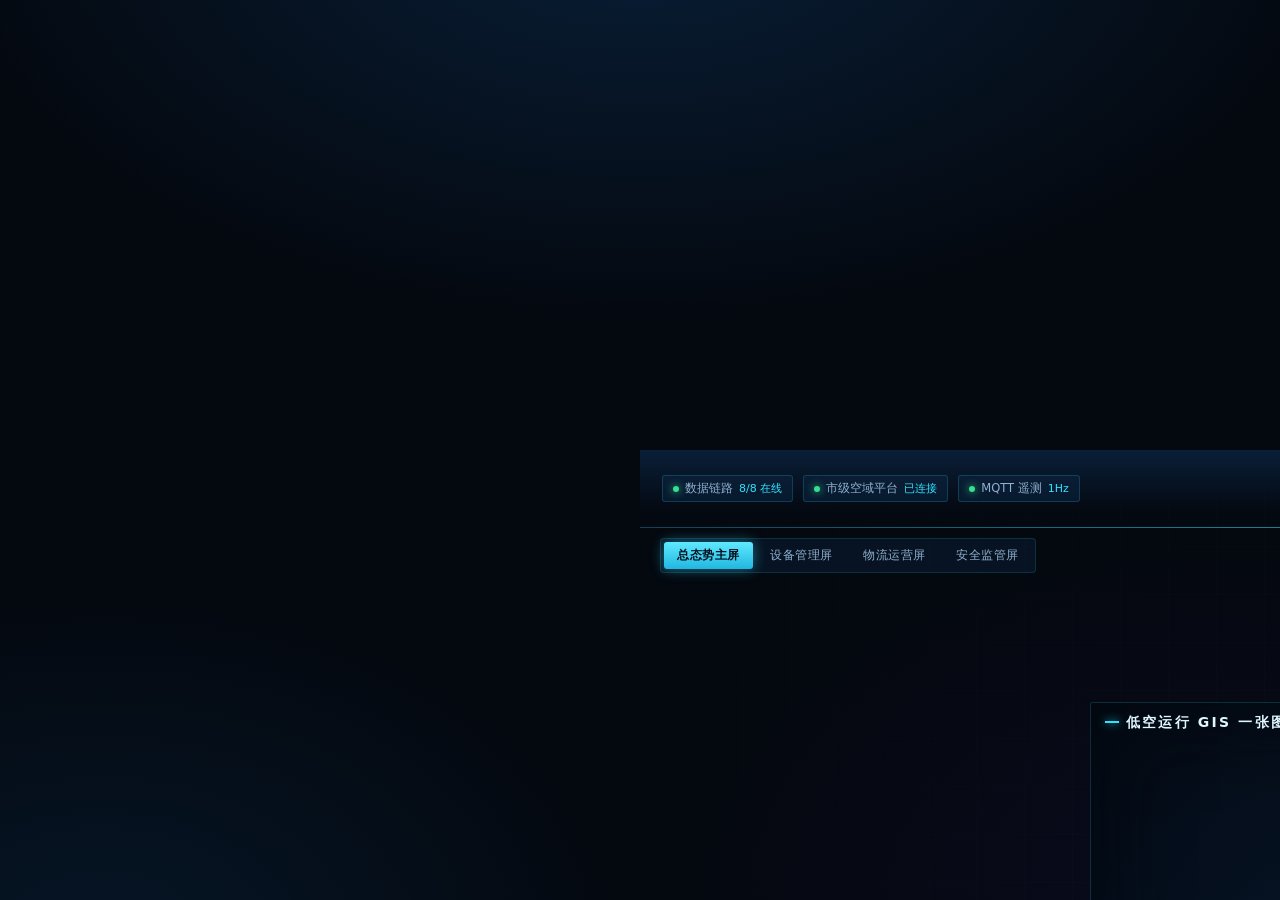
<file: index.html>
<!DOCTYPE html>
<html lang="zh-CN">
<head>
<meta charset="UTF-8">
<meta name="viewport" content="width=device-width, initial-scale=1">
<title>大冶市低空经济综合运行服务平台 · 大屏预览</title>
<meta http-equiv="refresh" content="1.2; url=./lowaltitude-dashboard/">
<style>
  :root{color-scheme:dark}
  *{box-sizing:border-box}
  body{margin:0;min-height:100vh;display:flex;align-items:center;justify-content:center;
    background:radial-gradient(ellipse at 50% 40%,#0a2038,#040a13 70%);
    font-family:system-ui,-apple-system,"PingFang SC","Microsoft YaHei",sans-serif;color:#cfe6f7}
  .box{text-align:center;padding:40px 48px;border:1px solid rgba(47,227,255,.22);border-radius:6px;
    background:linear-gradient(180deg,rgba(10,30,52,.9),rgba(5,16,29,.9));box-shadow:0 20px 60px rgba(0,0,0,.6)}
  h1{margin:0 0 6px;font-size:20px;letter-spacing:2px;font-weight:600;color:#e2f6ff}
  p{margin:0 0 22px;font-size:12px;letter-spacing:1px;color:#6f8ca8}
  .links{display:flex;gap:12px;justify-content:center;flex-wrap:wrap}
  a{display:inline-block;padding:9px 18px;border-radius:4px;font-size:12.5px;text-decoration:none;
    color:#04121f;background:linear-gradient(180deg,#5ee9ff,#22b7e0);box-shadow:0 0 20px rgba(47,227,255,.35)}
  a.ghost{color:#9fe8ff;background:transparent;border:1px solid rgba(47,227,255,.35);box-shadow:none}
  .tip{margin-top:18px;font-size:11px;color:#4d6b86;letter-spacing:.5px}
</style>
</head>
<body>
  <div class="box">
    <h1>大冶市低空经济综合运行服务平台</h1>
    <p>LOW-ALTITUDE ECONOMY OPERATION CENTER · DEMO</p>
    <div class="links">
      <a href="./lowaltitude-dashboard/">进入大屏演示</a>
      <a class="ghost" href="./大屏演示/大冶低空经济总态势大屏.html">单文件版</a>
    </div>
    <div class="tip">建议全屏浏览（F11），设计稿 1920×1080，自动等比缩放</div>
  </div>
</body>
</html>
</file>
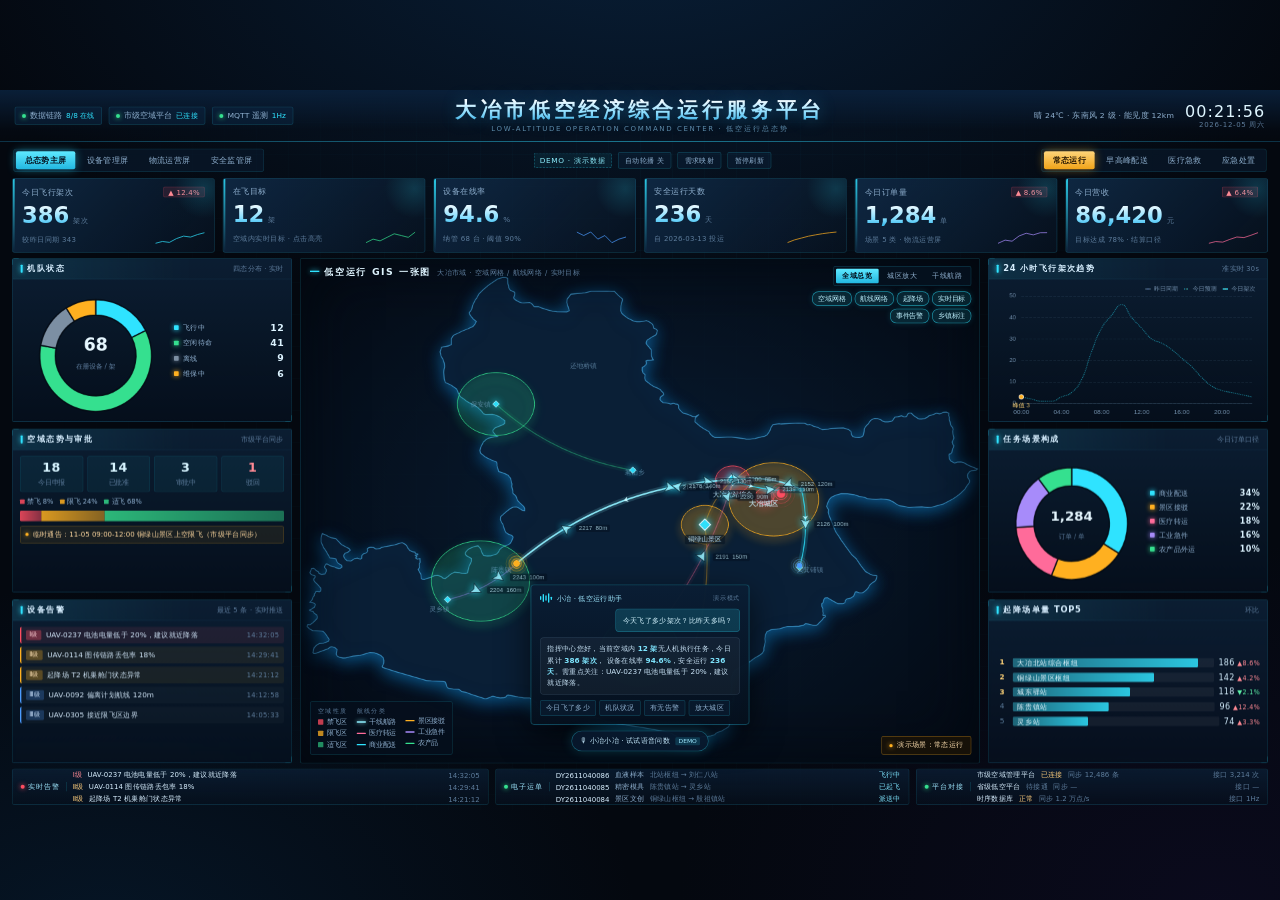
<file: lowaltitude-dashboard/index.html>
<!DOCTYPE html>
<html lang="zh-CN">
<head>
<meta charset="utf-8">
<meta name="viewport" content="width=device-width,initial-scale=1">
<title>大冶市低空经济综合运行服务平台 · 低空运行总态势（演示）</title>
<link rel="stylesheet" href="styles.css">
</head>
<body>
<div id="viewport">
  <div id="stage">
    <div class="bg-grid"></div>

    <!-- ============ 顶部标题栏 ============ -->
    <header class="topbar">
      <div class="top-left">
        <div class="link-status"><span class="dot" id="chainDot"></span>数据链路<em id="chainTxt">8/8 在线</em></div>
        <div class="link-status"><span class="dot"></span>市级空域平台<em>已连接</em></div>
        <div class="link-status"><span class="dot"></span>MQTT 遥测<em>1Hz</em></div>
      </div>
      <div class="title-wrap">
        <h1>大冶市低空经济综合运行服务平台</h1>
        <p>LOW-ALTITUDE OPERATION COMMAND CENTER · 低空运行总态势</p>
      </div>
      <div class="top-right">
        <div class="weather">晴 24℃ · 东南风 2 级 · 能见度 12km</div>
        <div class="clock">
          <span class="num" id="clockTime">--:--:--</span>
          <span id="clockDate">----年--月--日</span>
        </div>
      </div>
    </header>

    <!-- ============ 控制条 ============ -->
    <div class="controlbar">
      <div class="seg" id="viewTabs">
        <button data-view="overview" class="on">总态势主屏</button>
        <button data-view="device">设备管理屏</button>
        <button data-view="logistics">物流运营屏</button>
        <button data-view="safety">安全监管屏</button>
      </div>
      <div class="cb-mid">
        <span class="demo-badge">DEMO · 演示数据</span>
        <button class="chip-btn" id="btnAuto">自动轮播 关</button>
        <button class="chip-btn" id="btnMapping">需求映射</button>
        <button class="chip-btn" id="btnPause">暂停刷新</button>
      </div>
      <div class="seg scene" id="sceneTabs">
        <button data-scene="normal" class="on">常态运行</button>
        <button data-scene="peak">早高峰配送</button>
        <button data-scene="medical">医疗急救</button>
        <button data-scene="emergency">应急处置</button>
      </div>
    </div>

    <!-- ============ KPI 指标带 ============ -->
    <section class="kpis" id="kpis"></section>

    <!-- ============ 主体三栏 ============ -->
    <main class="main">
      <aside class="col" id="leftCol"></aside>

      <section class="center">
        <div class="map-wrap">
          <div id="mapChart"></div>

          <div class="map-head">
            <h2>低空运行 GIS 一张图</h2>
            <span id="mapSub">大冶市域 · 空域网格 / 航线网络 / 实时目标</span>
          </div>

          <div class="map-toolbar">
            <div class="tb-group" id="bookmarks">
              <button class="tb-btn on" data-bm="all">全域总览</button>
              <button class="tb-btn" data-bm="city">城区放大</button>
              <button class="tb-btn" data-bm="trunk">干线航路</button>
            </div>
            <div class="layer-chips" id="layers">
              <button class="layer-chip on" data-layer="airspace">空域网格</button>
              <button class="layer-chip on" data-layer="routes">航线网络</button>
              <button class="layer-chip on" data-layer="pads">起降场</button>
              <button class="layer-chip on" data-layer="targets">实时目标</button>
              <button class="layer-chip on" data-layer="events">事件告警</button>
              <button class="layer-chip on" data-layer="towns">乡镇标注</button>
            </div>
          </div>

          <div class="map-legend">
            <div>
              <span class="lg-title">空域性质</span>
              <span class="lg-row"><i style="background:rgba(255,77,97,.75)"></i>禁飞区</span>
              <span class="lg-row"><i style="background:rgba(255,176,32,.75)"></i>限飞区</span>
              <span class="lg-row"><i style="background:rgba(53,224,143,.6)"></i>适飞区</span>
            </div>
            <div>
              <span class="lg-title">航线分类</span>
              <span class="lg-row"><i class="ln" style="background:#8ff0ff;box-shadow:0 0 6px #8ff0ff"></i>干线航路</span>
              <span class="lg-row"><i class="ln" style="background:#ff6b9a"></i>医疗转运</span>
              <span class="lg-row"><i class="ln" style="background:#2fe3ff"></i>商业配送</span>
            </div>
            <div>
              <span class="lg-title">&nbsp;</span>
              <span class="lg-row"><i class="ln" style="background:#ffb020"></i>景区接驳</span>
              <span class="lg-row"><i class="ln" style="background:#a78bfa"></i>工业急件</span>
              <span class="lg-row"><i class="ln" style="background:#35e08f"></i>农产品</span>
            </div>
          </div>

          <div class="map-scene"><span class="pulse-dot"></span><span id="mapSceneTxt">演示场景：常态运行</span></div>

          <div class="target-card" id="targetCard"></div>
        </div>

        <!-- ============ 语音助手（智能体，地图居中悬浮） ============ -->
        <div class="assistant">
          <div class="as-panel" id="asPanel">
            <div class="as-head">
              <span class="wave"><i></i><i></i><i></i><i></i><i></i></span>
              小冶 · 低空运行助手
              <span style="margin-left:auto;font-size:9.5px;color:var(--dim)">演示模式</span>
            </div>
            <div class="bubble user">今天飞了多少架次？比昨天多吗？</div>
            <div class="bubble bot" id="asReply">正在调用统一指标服务取数…</div>
            <div class="as-actions">
              <button class="chip-btn" data-ask="sortie">今日飞了多少</button>
              <button class="chip-btn" data-ask="fleet">机队状况</button>
              <button class="chip-btn" data-ask="alarm">有无告警</button>
              <button class="chip-btn" data-ask="zoom">放大城区</button>
            </div>
          </div>
          <div class="as-pill" id="asPill">🎙 小冶小冶 · 试试语音问数<span class="k">DEMO</span></div>
        </div>
      </section>

      <aside class="col" id="rightCol"></aside>
    </main>

    <!-- ============ 底部滚动区 ============ -->
    <footer class="ticker">
      <div class="tk-item">
        <div class="tk-label"><span class="dot" style="background:#ff4d61;box-shadow:0 0 8px #ff4d61"></span>实时告警</div>
        <div class="tk-track"><div class="tk-inner" id="tkAlerts"></div></div>
      </div>
      <div class="tk-item">
        <div class="tk-label"><span class="dot"></span>电子运单</div>
        <div class="tk-track"><div class="tk-inner" id="tkOrders"></div></div>
      </div>
      <div class="tk-item">
        <div class="tk-label"><span class="dot" style="background:#35e08f;box-shadow:0 0 8px #35e08f"></span>平台对接</div>
        <div class="tk-track"><div class="tk-inner" id="tkLinks"></div></div>
      </div>
    </footer>

    <div class="toast" id="toast"></div>

    <!-- ============ 需求映射弹层 ============ -->
    <div class="modal" id="mappingModal">
      <div class="modal-box">
        <div class="modal-head">
          <h3>需求工单 → 大屏展示模块 映射表</h3>
          <span>来源：大冶低空平台需求功能清单 V1.0 · MVP(86项) 与 全量(215项)</span>
          <button class="chip-btn" id="btnCloseMapping">关闭 ESC</button>
        </div>
        <div class="modal-body">
          <table class="map-table" id="mappingTable"></table>
          <p class="modal-note">
            说明：一级指标口径统一取自「数据底座 - 统一指标服务」，大屏与智能体同源消费，不做前端二次计算；
            刷新按三级机制执行（实时秒级 / 准实时 30s–1min / 统计 5–15min）。地图边界数据仅用于内部演示示意，
            正式上线须接入具备审图号的合规地图服务（天地图 / 腾讯地图）。
          </p>
        </div>
      </div>
    </div>
  </div>
</div>

<script src="assets/echarts.min.js"></script>
<script src="assets/daye.js"></script>
<script src="assets/data.js"></script>
<script src="app.js"></script>
</body>
</html>
</file>
<file: lowaltitude-dashboard/styles.css>
/* ==========================================================
   大冶市低空经济综合运行服务平台 · 低空运行总态势（演示）
   设计稿尺寸 1920×1080，整屏等比缩放
   ========================================================== */
:root{
  --bg:#04080f;
  --ink:#e9f5ff;
  --sub:#8fb0cf;
  --dim:#5d7c9b;
  --cyan:#2fe3ff;
  --blue:#4b9bff;
  --amber:#ffb020;
  --red:#ff4d61;
  --green:#35e08f;
  --purple:#a78bfa;
  --pink:#ff6b9a;
  --line:rgba(47,227,255,.16);
  --panel-a:rgba(13,33,56,.86);
  --panel-b:rgba(6,17,31,.78);
}
*{box-sizing:border-box;margin:0;padding:0}
html,body{height:100%;overflow:hidden;background:var(--bg);
  font-family:"PingFang SC","Microsoft YaHei",system-ui,-apple-system,sans-serif;
  color:var(--ink);-webkit-font-smoothing:antialiased}
.num{font-family:"DIN Alternate","Barlow Condensed","Impact",system-ui,sans-serif;
  font-variant-numeric:tabular-nums;letter-spacing:.5px}

#viewport{position:fixed;inset:0;overflow:hidden;
  background:
    radial-gradient(1200px 700px at 50% -10%,rgba(20,90,160,.28),transparent 60%),
    radial-gradient(900px 600px at 8% 105%,rgba(12,70,120,.22),transparent 60%),
    radial-gradient(900px 600px at 95% 100%,rgba(40,20,90,.18),transparent 60%),
    #04080f}
#stage{position:absolute;left:50%;top:50%;width:1920px;height:1080px;
  transform-origin:center center;display:flex;flex-direction:column;
  padding:0;gap:8px}

/* 背景网格 */
.bg-grid{position:absolute;inset:0;pointer-events:none;opacity:.5;
  background-image:linear-gradient(rgba(47,227,255,.045) 1px,transparent 1px),
                   linear-gradient(90deg,rgba(47,227,255,.045) 1px,transparent 1px);
  background-size:48px 48px;
  mask-image:radial-gradient(circle at 50% 45%,#000 30%,transparent 88%)}

/* ---------------- 顶部标题栏 ---------------- */
.topbar{position:relative;height:78px;flex:0 0 78px;display:grid;
  grid-template-columns:1fr auto 1fr;align-items:center;padding:0 22px;
  background:linear-gradient(180deg,rgba(10,32,58,.95),rgba(5,14,26,.25) 78%,transparent);
  border-bottom:1px solid rgba(47,227,255,.18)}
.topbar::after{content:"";position:absolute;left:0;right:0;bottom:-1px;height:1px;
  background:linear-gradient(90deg,transparent,rgba(47,227,255,.55),transparent)}
.title-wrap{text-align:center;padding-top:2px}
.title-wrap h1{font-size:31px;font-weight:800;letter-spacing:6px;
  background:linear-gradient(180deg,#ffffff 10%,#9fe4ff 55%,#2fa8e0 100%);
  -webkit-background-clip:text;background-clip:text;color:transparent;
  text-shadow:0 0 26px rgba(47,190,255,.35);line-height:1.15}
.title-wrap p{margin-top:3px;font-size:10.5px;letter-spacing:2.4px;color:rgba(120,178,214,.75)}
.top-left,.top-right{display:flex;align-items:center;gap:10px;font-size:11.5px}
.top-right{justify-content:flex-end;gap:16px}
.link-status{display:flex;align-items:center;gap:6px;padding:5px 10px;border-radius:3px;
  border:1px solid rgba(47,227,255,.18);background:rgba(12,38,64,.55);color:var(--sub)}
.link-status em{font-style:normal;color:var(--cyan);font-size:11px}
.dot{width:6px;height:6px;border-radius:50%;background:var(--green);
  box-shadow:0 0 8px var(--green)}
.dot.warn{background:var(--amber);box-shadow:0 0 8px var(--amber);animation:blink 1.1s infinite}
@keyframes blink{0%,100%{opacity:1}50%{opacity:.25}}
.weather{color:var(--sub);letter-spacing:.4px}
.clock{display:flex;flex-direction:column;align-items:flex-end;line-height:1.15}
.clock span:first-child{font-size:24px;color:#dff6ff;letter-spacing:1.6px}
.clock span:last-child{font-size:10.5px;color:var(--dim);letter-spacing:1px}

/* ---------------- 控制条 ---------------- */
.controlbar{height:38px;flex:0 0 38px;display:flex;align-items:center;
  justify-content:space-between;padding:0 20px;gap:12px}
.seg{display:flex;gap:4px;padding:3px;border-radius:4px;
  background:rgba(9,25,44,.7);border:1px solid rgba(47,227,255,.14)}
.seg button{font:inherit;font-size:12px;letter-spacing:.6px;color:var(--sub);
  background:transparent;border:0;padding:5px 13px;border-radius:3px;cursor:pointer;
  transition:.18s;white-space:nowrap}
.seg button:hover{color:#cfeaff;background:rgba(47,227,255,.08)}
.seg button.on{color:#04121f;background:linear-gradient(180deg,#5ee9ff,#22b7e0);
  box-shadow:0 0 14px rgba(47,227,255,.45);font-weight:700}
.seg.scene button.on{background:linear-gradient(180deg,#ffd479,#f0a318);color:#231400;
  box-shadow:0 0 14px rgba(255,176,32,.45)}
.cb-mid{display:flex;align-items:center;gap:9px;font-size:11px;color:var(--dim)}
.demo-badge{padding:3px 8px;border-radius:3px;color:#8ff0ff;letter-spacing:1px;
  border:1px dashed rgba(47,227,255,.45);background:rgba(47,227,255,.07)}
.chip-btn{font:inherit;font-size:11px;color:var(--sub);cursor:pointer;padding:4px 10px;
  border-radius:3px;border:1px solid rgba(47,227,255,.2);background:rgba(10,30,52,.6);transition:.18s}
.chip-btn:hover{color:#dff6ff;border-color:rgba(47,227,255,.5)}
.chip-btn.on{color:#04121f;background:linear-gradient(180deg,#5ee9ff,#22b7e0);border-color:transparent;
  box-shadow:0 0 12px rgba(47,227,255,.4);font-weight:700}

/* ---------------- KPI 指标带 ---------------- */
.kpis{height:112px;flex:0 0 112px;display:grid;grid-template-columns:repeat(6,1fr);
  gap:12px;padding:0 18px}
.kpi-card{position:relative;padding:12px 14px 10px;overflow:hidden;
  border:1px solid rgba(47,227,255,.15);border-radius:4px;
  background:linear-gradient(135deg,rgba(16,42,70,.9),rgba(7,19,34,.72))}
.kpi-card::before{content:"";position:absolute;left:0;top:0;width:3px;height:100%;
  background:linear-gradient(180deg,var(--cyan),transparent);opacity:.85}
.kpi-card::after{content:"";position:absolute;right:-30px;top:-30px;width:90px;height:90px;
  border-radius:50%;background:radial-gradient(circle,rgba(47,227,255,.16),transparent 70%)}
.kpi-top{display:flex;align-items:center;justify-content:space-between;gap:6px}
.kpi-name{font-size:11.5px;color:var(--sub);letter-spacing:.8px}
.kpi-delta{font-size:10.5px;padding:1px 6px;border-radius:2px;letter-spacing:.4px}
.kpi-delta.up{color:#ff8a95;background:rgba(255,77,97,.12);border:1px solid rgba(255,77,97,.28)}
.kpi-delta.down{color:#5ef0a8;background:rgba(53,224,143,.12);border:1px solid rgba(53,224,143,.28)}
.kpi-delta.flat{color:var(--sub);background:rgba(120,160,196,.1);border:1px solid rgba(120,160,196,.2)}
.kpi-value{display:flex;align-items:baseline;gap:6px;margin-top:9px}
.kpi-value b{font-size:34px;line-height:1;font-weight:700;
  background:linear-gradient(180deg,#ffffff,#7fdcff 70%,#35b6e8);
  -webkit-background-clip:text;background-clip:text;color:transparent}
.kpi-value i{font-style:normal;font-size:11px;color:var(--dim);letter-spacing:.5px}
.kpi-foot{margin-top:6px;display:flex;align-items:flex-end;justify-content:space-between;
  font-size:10.5px;color:var(--dim);letter-spacing:.3px}
.spark{width:74px;height:22px;opacity:.9}
.kpi-card.alert{border-color:rgba(255,77,97,.4)}
.kpi-card.alert .kpi-value b{background:linear-gradient(180deg,#fff,#ffb3bc 70%,#ff5b70);
  -webkit-background-clip:text;background-clip:text}
.kpi-card.warn{border-color:rgba(255,176,32,.42)}
.kpi-card.warn .kpi-value b{background:linear-gradient(180deg,#fff,#ffdca4 70%,#ffb020);
  -webkit-background-clip:text;background-clip:text}
.kpi-card.pulse{animation:kpiPulse 1.4s ease-out 2}
@keyframes kpiPulse{0%{box-shadow:0 0 0 0 rgba(47,227,255,.6)}100%{box-shadow:0 0 0 18px rgba(47,227,255,0)}}

/* ---------------- 主体三栏 ---------------- */
.main{flex:1 1 auto;min-height:0;display:flex;gap:12px;padding:0 18px}
.col{width:420px;flex:0 0 420px;display:flex;flex-direction:column;gap:10px;min-height:0}
.center{flex:1 1 auto;min-width:0;position:relative}

/* ---------------- 面板 ---------------- */
.panel{position:relative;flex:1 1 0;min-height:0;display:flex;flex-direction:column;
  border:1px solid rgba(47,227,255,.15);border-radius:3px;
  background:linear-gradient(180deg,var(--panel-a),var(--panel-b));
  backdrop-filter:blur(3px);overflow:hidden}
.panel::before,.panel::after{content:"";position:absolute;width:9px;height:9px;
  border:1px solid rgba(47,227,255,.75);pointer-events:none}
.panel::before{left:-1px;top:-1px;border-right:0;border-bottom:0}
.panel::after{right:-1px;bottom:-1px;border-left:0;border-top:0}
.p-head{height:31px;flex:0 0 31px;display:flex;align-items:center;gap:7px;
  padding:0 12px;border-bottom:1px solid rgba(47,227,255,.1);
  background:linear-gradient(90deg,rgba(47,227,255,.1),transparent 65%)}
.p-dot{width:3px;height:12px;background:var(--cyan);box-shadow:0 0 8px var(--cyan);border-radius:1px}
.p-head h3{font-size:12.5px;font-weight:600;letter-spacing:1.1px;color:#d7efff}
.p-tag{margin-left:auto;font-size:10px;color:var(--dim);letter-spacing:.6px}
.p-body{flex:1 1 auto;min-height:0;padding:9px 11px;position:relative}
.chart{width:100%;height:100%}

/* 迷你统计 */
.mini-stats{display:grid;grid-template-columns:repeat(4,1fr);gap:6px;margin-bottom:8px}
.mini-stats>div{padding:6px 4px;text-align:center;border-radius:3px;
  background:rgba(47,227,255,.055);border:1px solid rgba(47,227,255,.1)}
.mini-stats b{display:block;font-size:19px;line-height:1.1;color:#d6f4ff}
.mini-stats span{font-size:10px;color:var(--dim)}
.mini-stats .warn b{color:#ff8a95}
.bar-stack{display:flex;height:16px;border-radius:2px;overflow:hidden;margin:2px 0 7px}
.bar-stack i{display:block;height:100%}
.bar-stack i.n{background:linear-gradient(90deg,rgba(255,77,97,.85),rgba(255,77,97,.5))}
.bar-stack i.l{background:linear-gradient(90deg,rgba(255,176,32,.85),rgba(255,176,32,.5))}
.bar-stack i.o{background:linear-gradient(90deg,rgba(53,224,143,.8),rgba(53,224,143,.45))}
.zone-legend{display:flex;gap:10px;font-size:10px;color:var(--sub);margin-bottom:6px}
.zone-legend i{display:inline-block;width:7px;height:7px;border-radius:1px;margin-right:4px}
.notice{display:flex;align-items:center;gap:6px;font-size:10.5px;color:#ffd9a0;
  padding:5px 7px;border-radius:3px;background:rgba(255,176,32,.08);
  border:1px solid rgba(255,176,32,.22);white-space:nowrap;overflow:hidden}
.notice .pulse-dot{width:5px;height:5px;border-radius:50%;background:var(--amber);
  box-shadow:0 0 8px var(--amber);animation:blink 1s infinite;flex:0 0 auto}

/* 机队 */
.fleet{display:flex;height:100%;gap:4px}
.fleet-chart{flex:1 1 58%;min-width:0}
.fleet-legend{flex:1 1 42%;display:flex;flex-direction:column;justify-content:center;gap:7px}
.fleet-legend li{list-style:none;display:flex;align-items:center;gap:6px;font-size:11px;color:var(--sub)}
.fleet-legend i{width:7px;height:7px;border-radius:1px;flex:0 0 auto}
.fleet-legend b{margin-left:auto;font-size:14px;color:#dcf3ff}

/* 告警列表 */
.alert-list{display:flex;flex-direction:column;gap:5px;height:100%;overflow:hidden}
.alert-item{display:flex;align-items:center;gap:7px;padding:5px 7px;border-radius:3px;
  background:rgba(255,255,255,.022);border-left:2px solid transparent;font-size:11px}
.alert-item.lv1{border-left-color:var(--red);background:rgba(255,77,97,.09)}
.alert-item.lv2{border-left-color:var(--amber);background:rgba(255,176,32,.07)}
.alert-item.lv3{border-left-color:var(--blue)}
.alert-item .lv{font-size:9.5px;padding:1px 5px;border-radius:2px;flex:0 0 auto}
.lv1 .lv{color:#ffd3d9;background:rgba(255,77,97,.35)}
.lv2 .lv{color:#ffe4b8;background:rgba(255,176,32,.28)}
.lv3 .lv{color:#cfe6ff;background:rgba(75,155,255,.24)}
.alert-item .txt{flex:1 1 auto;color:#cfe4f6;overflow:hidden;text-overflow:ellipsis;white-space:nowrap}
.alert-item .tm{color:var(--dim);font-size:10px;flex:0 0 auto}
.alert-item.blink{animation:alertBlink 1.1s infinite}
@keyframes alertBlink{0%,100%{background:rgba(255,77,97,.09)}50%{background:rgba(255,77,97,.26)}}

/* 排行 */
.rank-list{display:flex;flex-direction:column;gap:8px;height:100%;justify-content:center}
.rank-row{display:grid;grid-template-columns:18px 1fr auto;align-items:center;gap:7px;font-size:11px}
.rank-row .idx{font-size:11px;color:var(--dim);text-align:center}
.rank-row .idx.top{color:#ffd479;font-weight:700}
.rank-row .bar{height:14px;border-radius:2px;position:relative;overflow:hidden;
  background:rgba(255,255,255,.05)}
.rank-row .bar i{position:absolute;left:0;top:0;bottom:0;border-radius:2px;
  background:linear-gradient(90deg,rgba(47,227,255,.35),rgba(47,227,255,.85))}
.rank-row .bar span{position:relative;z-index:2;padding-left:7px;font-size:10.5px;
  color:#e6f7ff;line-height:14px;letter-spacing:.4px}
.rank-row .val{font-size:12px;color:#d7f0ff;min-width:54px;text-align:right}
.rank-row .val em{font-style:normal;font-size:9.5px;color:var(--green);margin-left:4px}

/* KV 网格 */
.kv-grid{display:grid;grid-template-columns:1fr 1fr;gap:6px}
.kv{padding:6px 8px;border-radius:3px;background:rgba(47,227,255,.05);
  border:1px solid rgba(47,227,255,.1)}
.kv span{display:block;font-size:10px;color:var(--dim)}
.kv b{font-size:15px;color:#daf3ff;font-weight:600}

/* 时间线 */
.timeline{display:flex;flex-direction:column;gap:0;height:100%;overflow:hidden}
.tl-item{position:relative;padding:0 0 9px 15px;font-size:11px;color:var(--sub)}
.tl-item::before{content:"";position:absolute;left:0;top:4px;width:6px;height:6px;
  border-radius:50%;border:1px solid var(--cyan);background:rgba(4,8,15,.9)}
.tl-item::after{content:"";position:absolute;left:3px;top:12px;bottom:0;width:1px;
  background:rgba(47,227,255,.2)}
.tl-item:last-child::after{display:none}
.tl-item b{color:#d8efff;font-weight:500}
.tl-item .tm{color:var(--dim);font-size:10px;margin-right:6px}

/* ---------------- 地图区 ---------------- */
.map-wrap{position:absolute;inset:0;border:1px solid rgba(47,227,255,.16);border-radius:3px;
  background:radial-gradient(ellipse at 50% 50%,rgba(9,32,56,.85),rgba(4,10,19,.95));
  overflow:hidden}
.map-wrap::before{content:"";position:absolute;inset:0;z-index:2;pointer-events:none;
  box-shadow:inset 0 0 90px rgba(2,8,16,.9)}
#mapChart{position:absolute;inset:0;z-index:1}
.map-head{position:absolute;left:14px;top:11px;z-index:6;display:flex;align-items:baseline;gap:9px}
.map-head h2{font-size:14px;letter-spacing:2.2px;font-weight:600;color:#dff5ff}
.map-head span{font-size:10px;color:var(--dim);letter-spacing:1px}
.map-head h2::before{content:"";display:inline-block;width:14px;height:2px;background:var(--cyan);
  vertical-align:4px;margin-right:7px;box-shadow:0 0 8px var(--cyan)}

.map-toolbar{position:absolute;right:12px;top:11px;z-index:6;display:flex;flex-direction:column;
  align-items:flex-end;gap:8px}
.tb-group{display:flex;gap:4px;padding:3px;border-radius:3px;
  background:rgba(6,18,32,.78);border:1px solid rgba(47,227,255,.18)}
.tb-btn{font:inherit;font-size:10.5px;color:var(--sub);background:transparent;border:0;
  padding:4px 9px;border-radius:2px;cursor:pointer;letter-spacing:.4px;transition:.16s}
.tb-btn:hover{color:#dff6ff}
.tb-btn.on{color:#04121f;background:linear-gradient(180deg,#5ee9ff,#22b7e0);font-weight:700}
.layer-chips{display:flex;flex-wrap:wrap;gap:4px;justify-content:flex-end;max-width:280px}
.layer-chip{font:inherit;font-size:10px;color:var(--dim);cursor:pointer;
  padding:3px 8px;border-radius:10px;border:1px solid rgba(120,160,196,.24);
  background:rgba(6,18,32,.72);transition:.16s;letter-spacing:.3px}
.layer-chip.on{color:#bff2ff;border-color:rgba(47,227,255,.55);
  background:rgba(47,227,255,.12);box-shadow:0 0 10px rgba(47,227,255,.15)}

.map-legend{transition:opacity .2s;position:absolute;left:14px;bottom:12px;z-index:6;display:flex;gap:14px;
  padding:7px 11px;border-radius:3px;background:rgba(5,16,29,.8);
  border:1px solid rgba(47,227,255,.16);font-size:10px;color:var(--sub)}
.map-legend div{display:flex;flex-direction:column;gap:3px}
.lg-title{font-size:9.5px;color:var(--dim);letter-spacing:1px}
.lg-row{display:flex;align-items:center;gap:5px}
.lg-row i{width:8px;height:8px;border-radius:1px;display:inline-block}
.lg-row .ln{width:14px;height:2px;display:inline-block;border-radius:2px}

.map-scene{position:absolute;right:12px;bottom:12px;z-index:6;display:flex;align-items:center;
  gap:7px;padding:6px 11px;border-radius:3px;font-size:10.5px;color:#ffe0b0;
  background:rgba(30,20,6,.75);border:1px solid rgba(255,176,32,.35)}
.map-scene .pulse-dot{width:5px;height:5px;border-radius:50%;background:var(--amber);
  box-shadow:0 0 8px var(--amber);animation:blink 1.2s infinite}

.target-card{position:absolute;z-index:40;width:238px;padding:10px 12px;border-radius:4px;
  background:linear-gradient(180deg,rgba(10,32,56,.97),rgba(5,16,29,.97));
  border:1px solid rgba(47,227,255,.35);box-shadow:0 10px 34px rgba(0,0,0,.6);
  font-size:11px;display:none}
.target-card.show{display:block;animation:cardIn .16s ease-out}
@keyframes cardIn{from{opacity:0;transform:translateY(6px)}to{opacity:1;transform:none}}
.target-card h4{font-size:12px;color:#dcf5ff;letter-spacing:1px;margin-bottom:7px;
  display:flex;align-items:center;gap:6px}
.target-card h4 .tag{font-size:9px;padding:1px 5px;border-radius:2px;
  background:rgba(47,227,255,.16);color:#9fe8ff;font-weight:400}
.tc-grid{display:grid;grid-template-columns:1fr 1fr;gap:5px 8px}
.tc-grid div{display:flex;justify-content:space-between;font-size:10.5px;color:var(--dim);
  border-bottom:1px dashed rgba(120,160,196,.16);padding-bottom:3px}
.tc-grid b{color:#d8efff;font-weight:500}
.tc-foot{margin-top:7px;font-size:10px;color:var(--dim);display:flex;justify-content:space-between}

/* ---------------- 底部滚动区 ---------------- */
.ticker{height:54px;flex:0 0 54px;margin:0 18px 8px;display:grid;
  grid-template-columns:1.15fr 1fr .85fr;gap:10px}
.tk-item{position:relative;display:flex;align-items:center;gap:9px;padding:0 12px;overflow:hidden;
  border:1px solid rgba(47,227,255,.14);border-radius:3px;
  background:linear-gradient(180deg,rgba(11,30,52,.8),rgba(6,16,29,.7))}
.tk-label{flex:0 0 auto;font-size:10.5px;letter-spacing:1px;color:#9fe8ff;
  padding-right:9px;border-right:1px solid rgba(47,227,255,.2);display:flex;align-items:center;gap:5px}
.tk-track{flex:1 1 auto;overflow:hidden;height:100%;position:relative}
.tk-inner{position:absolute;left:0;top:0;width:100%;animation:scrollUp 18s linear infinite}
.tk-row{height:18px;display:flex;align-items:center;gap:8px;font-size:10.5px;color:var(--sub);
  white-space:nowrap;overflow:hidden;text-overflow:ellipsis}
.tk-row b{color:#d8efff;font-weight:500}
.tk-row .dim{color:var(--dim)}
.tk-row .red{color:#ff8a95}
.tk-row .amber{color:#ffce7d}
@keyframes scrollUp{0%{transform:translateY(0)}100%{transform:translateY(-50%)}}

/* ---------------- 语音助手（地图区底部居中悬浮，不遮挡左下角图例） ---------------- */
.assistant{position:absolute;left:50%;bottom:18px;transform:translateX(-50%);z-index:30;
  width:328px;display:flex;flex-direction:column;align-items:center;gap:9px;pointer-events:none}
.as-panel{display:none;width:100%;flex-direction:column;gap:8px;padding:12px 13px;
  border-radius:5px;background:linear-gradient(180deg,rgba(10,30,52,.98),rgba(5,16,29,.98));
  border:1px solid rgba(47,227,255,.3);box-shadow:0 16px 48px rgba(0,0,0,.66),0 0 0 1px rgba(47,227,255,.06);
  pointer-events:auto}
.as-panel.show{display:flex}
.as-head{display:flex;align-items:center;gap:7px;font-size:11px;color:#9fe8ff}
.wave{display:flex;align-items:center;gap:2px;height:14px}
.wave i{width:2px;background:var(--cyan);border-radius:1px;animation:waveA 1s infinite ease-in-out}
.wave i:nth-child(1){height:6px;animation-delay:0s}
.wave i:nth-child(2){height:12px;animation-delay:.12s}
.wave i:nth-child(3){height:8px;animation-delay:.24s}
.wave i:nth-child(4){height:14px;animation-delay:.36s}
.wave i:nth-child(5){height:5px;animation-delay:.48s}
@keyframes waveA{0%,100%{transform:scaleY(.4);opacity:.6}50%{transform:scaleY(1);opacity:1}}
.bubble{font-size:11px;line-height:1.55;padding:8px 10px;border-radius:6px;max-width:100%}
.bubble.user{align-self:flex-end;background:rgba(47,227,255,.16);color:#d5f4ff;
  border:1px solid rgba(47,227,255,.28)}
.bubble.bot{align-self:flex-start;background:rgba(255,255,255,.045);color:#c9e3f6;
  border:1px solid rgba(120,160,196,.18)}
.bubble.bot b{color:#7fe6ff}
.as-actions{display:flex;gap:5px;flex-wrap:wrap}
.as-actions .chip-btn{font-size:10.5px;padding:4px 8px}
.as-pill{display:flex;align-items:center;gap:8px;padding:7px 12px;border-radius:20px;
  background:rgba(8,26,46,.92);border:1px solid rgba(47,227,255,.34);cursor:pointer;
  font-size:11px;color:#c8ecff;box-shadow:0 0 18px rgba(47,227,255,.18);width:max-content;
  transition:.18s;pointer-events:auto}
.as-pill:hover{border-color:rgba(47,227,255,.7);box-shadow:0 0 24px rgba(47,227,255,.3)}
.as-pill .k{font-size:9px;padding:1px 5px;border-radius:2px;background:rgba(47,227,255,.16);color:#9fe8ff}

/* ---------------- 提示 / 弹层 ---------------- */
.toast{position:absolute;left:50%;top:96px;transform:translate(-50%,-8px);z-index:40;
  padding:8px 18px;border-radius:4px;font-size:12px;letter-spacing:1px;color:#e9f9ff;
  background:rgba(9,34,58,.95);border:1px solid rgba(47,227,255,.45);
  box-shadow:0 8px 30px rgba(0,0,0,.5);opacity:0;pointer-events:none;transition:.25s}
.toast.show{opacity:1;transform:translate(-50%,0)}

.modal{position:absolute;inset:0;z-index:50;display:none;align-items:center;justify-content:center;
  background:rgba(2,7,13,.72);backdrop-filter:blur(3px)}
.modal.show{display:flex}
.modal-box{width:1180px;max-height:800px;display:flex;flex-direction:column;border-radius:5px;
  background:linear-gradient(180deg,rgba(11,32,55,.99),rgba(5,15,27,.99));
  border:1px solid rgba(47,227,255,.3);box-shadow:0 24px 70px rgba(0,0,0,.7)}
.modal-head{display:flex;align-items:center;gap:10px;padding:13px 18px;
  border-bottom:1px solid rgba(47,227,255,.15)}
.modal-head h3{font-size:14px;letter-spacing:1.6px;color:#e2f6ff;font-weight:600}
.modal-head span{font-size:10.5px;color:var(--dim)}
.modal-head .chip-btn{margin-left:auto}
.modal-body{padding:14px 18px;overflow:auto}
.modal-body::-webkit-scrollbar{width:6px}
.modal-body::-webkit-scrollbar-thumb{background:rgba(47,227,255,.28);border-radius:3px}
.map-table{width:100%;border-collapse:collapse;font-size:11px}
.map-table th{position:sticky;top:0;background:#0b2038;color:#9fe8ff;font-weight:500;
  text-align:left;padding:7px 9px;letter-spacing:.8px;border-bottom:1px solid rgba(47,227,255,.25)}
.map-table td{padding:7px 9px;color:var(--sub);border-bottom:1px solid rgba(120,160,196,.1);
  vertical-align:top;line-height:1.5}
.map-table td:first-child{color:#d8efff}
.map-table tr:hover td{background:rgba(47,227,255,.045)}
.p0{color:#ffb3bc;font-weight:600}
.p1{color:#ffd479}
.p2{color:#8fb0cf}
.modal-note{margin-top:10px;font-size:10.5px;color:var(--dim);line-height:1.7}
</file>
